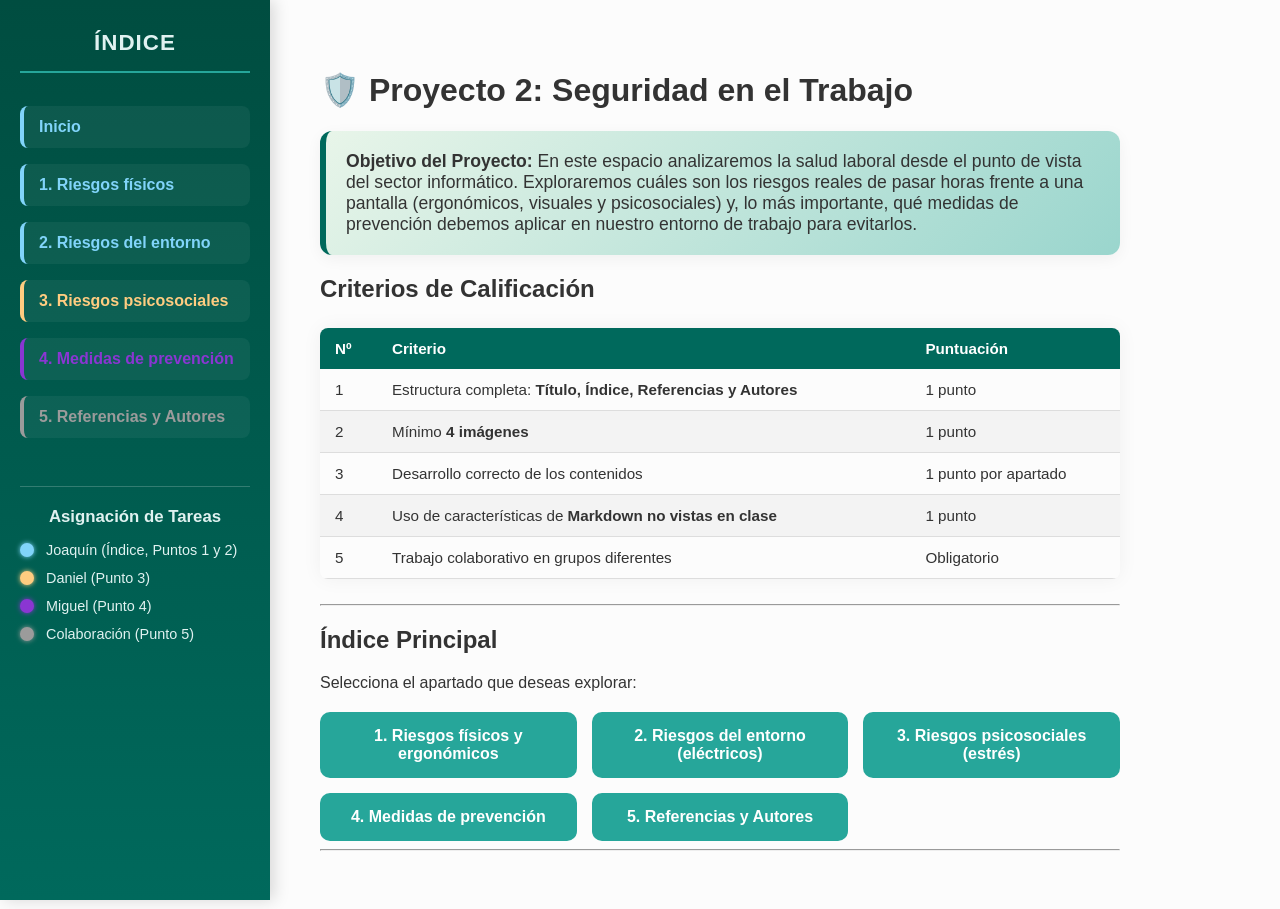
<file: index.html>
<!DOCTYPE html>
<html lang="es">
<head>
  <meta charset="UTF-8">
  <title>Seguridad en el Trabajo</title>
  <!-- Enlazamos al archivo CSS limpio -->
  <link rel="stylesheet" href="style.css">
</head>
<body>
  <nav>
    <h3>ÍNDICE</h3>
    <a href="index.html" class="autor-joaquin">Inicio</a>
    <a href="riesgos-fisicos.html" class="autor-joaquin">1. Riesgos físicos</a>
    <a href="riesgos-entorno.html" class="autor-joaquin">2. Riesgos del entorno</a>
    <a href="riesgos-psicosociales.html" class="autor-daniel">3. Riesgos psicosociales</a>
    <a href="prevencion.html" class="autor-miguel">4. Medidas de prevención</a>
    <a href="referencias-autores.html" class="autor-general">5. Referencias y Autores</a>
    
    <div class="leyenda">
      <h4>Asignación de Tareas</h4>
      <div class="autor-item">
        <div class="circulo bg-joaquin"></div>
        <span>Joaquín (Índice, Puntos 1 y 2)</span>
      </div>
      <div class="autor-item">
        <div class="circulo bg-daniel"></div>
        <span>Daniel (Punto 3)</span>
      </div>
      <div class="autor-item">
        <div class="circulo bg-miguel"></div>
        <span>Miguel (Punto 4)</span>
      </div>
      <div class="autor-item">
        <div class="circulo bg-general"></div>
        <span>Colaboración (Punto 5)</span>
      </div>
    </div>
  </nav>

  <main>
    <div>
      <div class="retraso-1">
        <h1>🛡️ Proyecto 2: Seguridad en el Trabajo</h1>
        <div class="caja-animada">
          <strong>Objetivo del Proyecto:</strong> En este espacio analizaremos la salud laboral desde el punto de vista del sector informático. Exploraremos cuáles son los riesgos reales de pasar horas frente a una pantalla (ergonómicos, visuales y psicosociales) y, lo más importante, qué medidas de prevención debemos aplicar en nuestro entorno de trabajo para evitarlos.
        </div>
      </div>

      <div class="retraso-2">
        <h2>Criterios de Calificación</h2>
        <table>
          <thead>
            <tr>
              <th>Nº</th>
              <th>Criterio</th>
              <th>Puntuación</th>
            </tr>
          </thead>
          <tbody>
            <tr>
              <td>1</td>
              <td>Estructura completa: <strong>Título, Índice, Referencias y Autores</strong></td>
              <td>1 punto</td>
            </tr>
            <tr>
              <td>2</td>
              <td>Mínimo <strong>4 imágenes</strong></td>
              <td>1 punto</td>
            </tr>
            <tr>
              <td>3</td>
              <td>Desarrollo correcto de los contenidos</td>
              <td>1 punto por apartado</td>
            </tr>
            <tr>
              <td>4</td>
              <td>Uso de características de <strong>Markdown no vistas en clase</strong></td>
              <td>1 punto</td>
            </tr>
            <tr>
              <td>5</td>
              <td>Trabajo colaborativo en grupos diferentes</td>
              <td>Obligatorio</td>
            </tr>
          </tbody>
        </table>
      </div>

      <div class="retraso-3">
        <hr>
        <h2>Índice Principal</h2>
        <p>Selecciona el apartado que deseas explorar:</p>
        <div class="grid-indice retraso-4">
          <a href="riesgos-fisicos.html" class="btn-magico">1. Riesgos físicos y ergonómicos</a>
          <a href="riesgos-entorno.html" class="btn-magico">2. Riesgos del entorno (eléctricos)</a>
          <a href="riesgos-psicosociales.html" class="btn-magico">3. Riesgos psicosociales (estrés)</a>
          <a href="prevencion.html" class="btn-magico">4. Medidas de prevención</a>
          <a href="referencias-autores.html" class="btn-magico">5. Referencias y Autores</a>
        </div>
        <hr>
      </div>
    </div>
  </main>
</body>
</html>
</file>
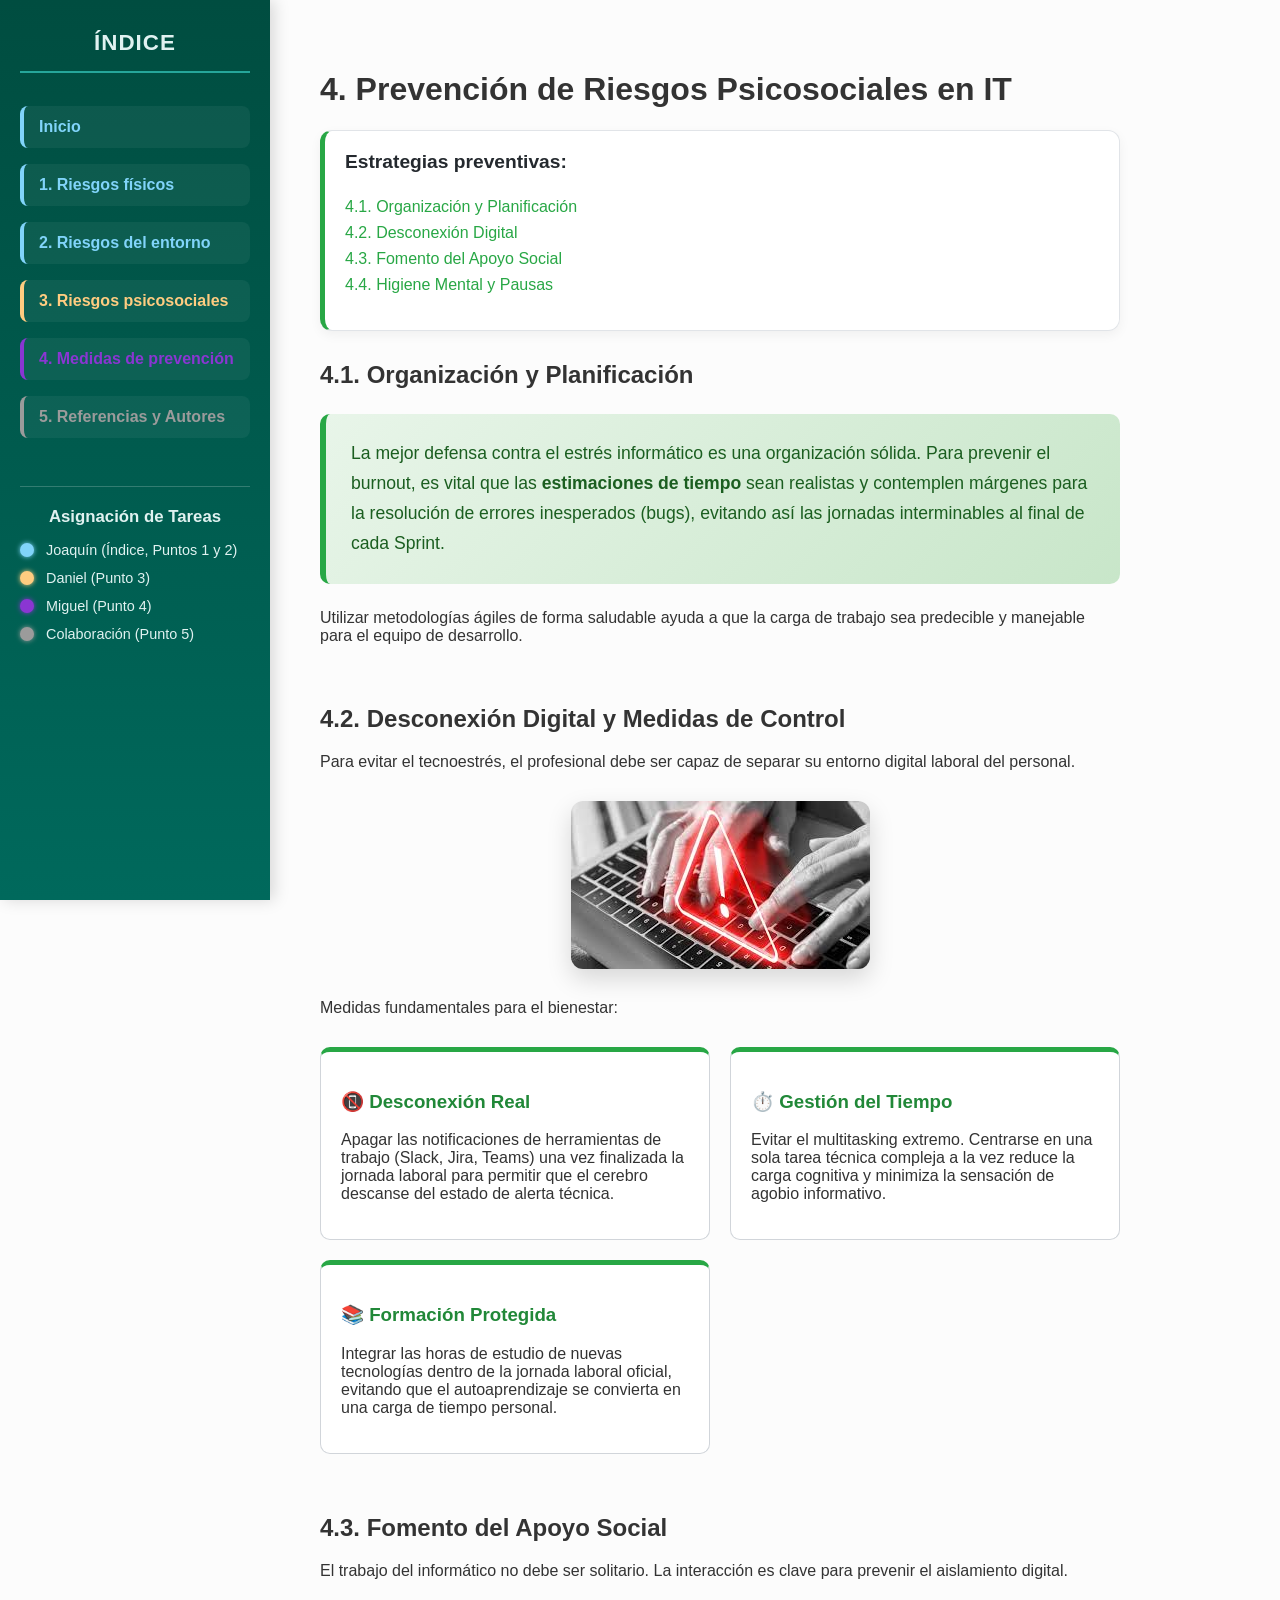
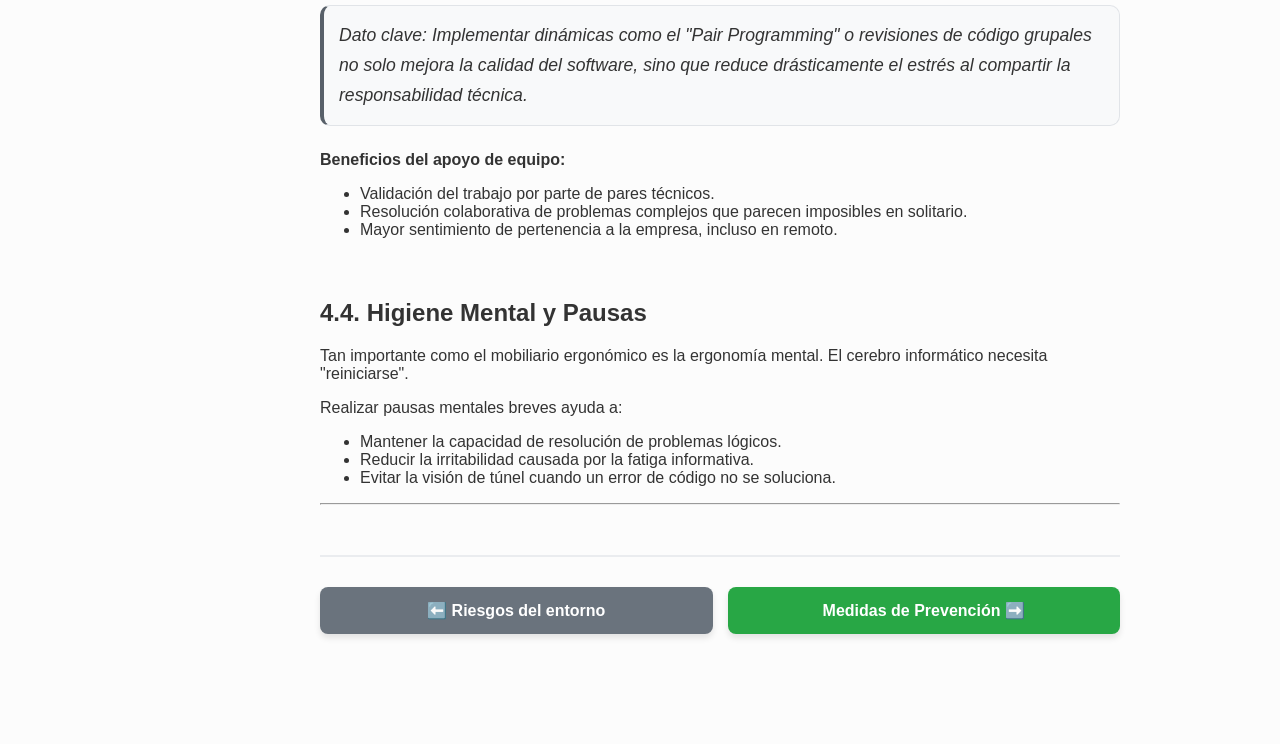
<file: prs.html>
<!DOCTYPE html>
<html lang="es">
<head>
  <meta charset="UTF-8">
  <title>Prevención de Riesgos Psicosociales</title>
  <!-- Enlazamos al archivo CSS único del repositorio de Seguridad -->
  <link rel="stylesheet" href="style.css">
</head>
<body>
  <!-- Menú lateral común del repositorio de Seguridad -->
  <nav>
    <h3>ÍNDICE</h3>
    <a href="index.html" class="autor-joaquin">Inicio</a>
    <a href="riesgos-fisicos.html" class="autor-joaquin">1. Riesgos físicos</a>
    <a href="riesgos-entorno.html" class="autor-joaquin">2. Riesgos del entorno</a>
    <a href="riesgos-psicosociales.html" class="autor-daniel">3. Riesgos psicosociales</a>
    <a href="prevencion.html" class="autor-miguel">4. Medidas de prevención</a>
    <a href="referencias-autores.html" class="autor-general">5. Referencias y Autores</a>
    
    <div class="leyenda">
      <h4>Asignación de Tareas</h4>
      <div class="autor-item">
        <div class="circulo bg-joaquin"></div>
        <span>Joaquín (Índice, Puntos 1 y 2)</span>
      </div>
      <div class="autor-item">
        <div class="circulo bg-daniel"></div>
        <span>Daniel (Punto 3)</span>
      </div>
      <div class="autor-item">
        <div class="circulo bg-miguel"></div>
        <span>Miguel (Punto 4)</span>
      </div>
      <div class="autor-item">
        <div class="circulo bg-general"></div>
        <span>Colaboración (Punto 5)</span>
      </div>
    </div>
  </nav>

  <main>
    <div>
      <div class="retraso-1">
        <h1>4. Prevención de Riesgos Psicosociales en IT</h1>

        <div class="mini-indice" style="border-left-color: #28a745;">
          <h4>Estrategias preventivas:</h4>
          <ul>
            <li><a href="#organizacion" style="color: #28a745;">4.1. Organización y Planificación</a></li>
            <li><a href="#desconexion" style="color: #28a745;">4.2. Desconexión Digital</a></li>
            <li><a href="#apoyo-social" style="color: #28a745;">4.3. Fomento del Apoyo Social</a></li>
            <li><a href="#pausas-mentales" style="color: #28a745;">4.4. Higiene Mental y Pausas</a></li>
          </ul>
        </div>

        <div id="organizacion" class="seccion-contenido">
          <h2>4.1. Organización y Planificación</h2>

          <!-- Usamos la caja global pero aplicamos el degradado verde -->
          <div class="caja-azul" style="background: linear-gradient(135deg, #e8f5e9 0%, #c8e6c9 100%); border-left-color: #28a745; color: #1b5e20;">
            La mejor defensa contra el estrés informático es una organización sólida. Para prevenir el burnout, es vital que las <strong>estimaciones de tiempo</strong> sean realistas y contemplen márgenes para la resolución de errores inesperados (bugs), evitando así las jornadas interminables al final de cada Sprint.
          </div>

          <p>Utilizar metodologías ágiles de forma saludable ayuda a que la carga de trabajo sea predecible y manejable para el equipo de desarrollo.</p>
        </div>
      </div>

      <div id="desconexion" class="retraso-2 seccion-contenido">
        <h2>4.2. Desconexión Digital y Medidas de Control</h2>
        <p>Para evitar el tecnoestrés, el profesional debe ser capaz de separar su entorno digital laboral del personal.</p>

        <img src="prevencion.jpeg" class="img-estilo" alt="Imagen representativa de prevención y seguridad digital">

        <p>Medidas fundamentales para el bienestar:</p>

        <div class="grid-detalles">
          <div class="tarjeta-detalle" style="border-top-color: #28a745;">
            <h3 style="color: #218838;">📵 Desconexión Real</h3>
            <p>Apagar las notificaciones de herramientas de trabajo (Slack, Jira, Teams) una vez finalizada la jornada laboral para permitir que el cerebro descanse del estado de alerta técnica.</p>
          </div>

          <div class="tarjeta-detalle" style="border-top-color: #28a745;">
            <h3 style="color: #218838;">⏱️ Gestión del Tiempo</h3>
            <p>Evitar el multitasking extremo. Centrarse en una sola tarea técnica compleja a la vez reduce la carga cognitiva y minimiza la sensación de agobio informativo.</p>
          </div>

          <div class="tarjeta-detalle" style="border-top-color: #28a745;">
            <h3 style="color: #218838;">📚 Formación Protegida</h3>
            <p>Integrar las horas de estudio de nuevas tecnologías dentro de la jornada laboral oficial, evitando que el autoaprendizaje se convierta en una carga de tiempo personal.</p>
          </div>
        </div>
      </div>

      <div id="apoyo-social" class="retraso-3 seccion-contenido">
        <h2>4.3. Fomento del Apoyo Social</h2>
        <p>El trabajo del informático no debe ser solitario. La interacción es clave para prevenir el aislamiento digital.</p>

        <!-- Caja destacada adaptada a gris/itálica -->
        <div class="caja-azul" style="background-color: #f8f9fa; background-image: none; border: 1px solid #e1e4e8; border-left: 4px solid #586069; color: #333; padding: 15px; font-style: italic;">
          Dato clave: Implementar dinámicas como el "Pair Programming" o revisiones de código grupales no solo mejora la calidad del software, sino que reduce drásticamente el estrés al compartir la responsabilidad técnica.
        </div>

        <p><strong>Beneficios del apoyo de equipo:</strong></p>
        <ul>
          <li>Validación del trabajo por parte de pares técnicos.</li>
          <li>Resolución colaborativa de problemas complejos que parecen imposibles en solitario.</li>
          <li>Mayor sentimiento de pertenencia a la empresa, incluso en remoto.</li>
        </ul>
      </div>

      <div id="pausas-mentales" class="retraso-4 seccion-contenido">
        <h2>4.4. Higiene Mental y Pausas</h2>
        <p>Tan importante como el mobiliario ergonómico es la ergonomía mental. El cerebro informático necesita "reiniciarse".</p>

        <p>Realizar pausas mentales breves ayuda a:</p>
        <ul>
          <li>Mantener la capacidad de resolución de problemas lógicos.</li>
          <li>Reducir la irritabilidad causada por la fatiga informativa.</li>
          <li>Evitar la visión de túnel cuando un error de código no se soluciona.</li>
        </ul>

        <hr>

        <div class="nav-botones">
          <!-- Modificado para enlazar a los riesgos del entorno, por lógica de secciones -->
          <a href="riesgos-entorno.html" class="btn-nav volver" style="background-color: #6a737d;">⬅️ Riesgos del entorno</a>
          <a href="prevencion.html" class="btn-nav siguiente" style="background-color: #28a745;">Medidas de Prevención ➡️</a>
        </div>
      </div>
    </div>
  </main>
</body>
</html>
</file>
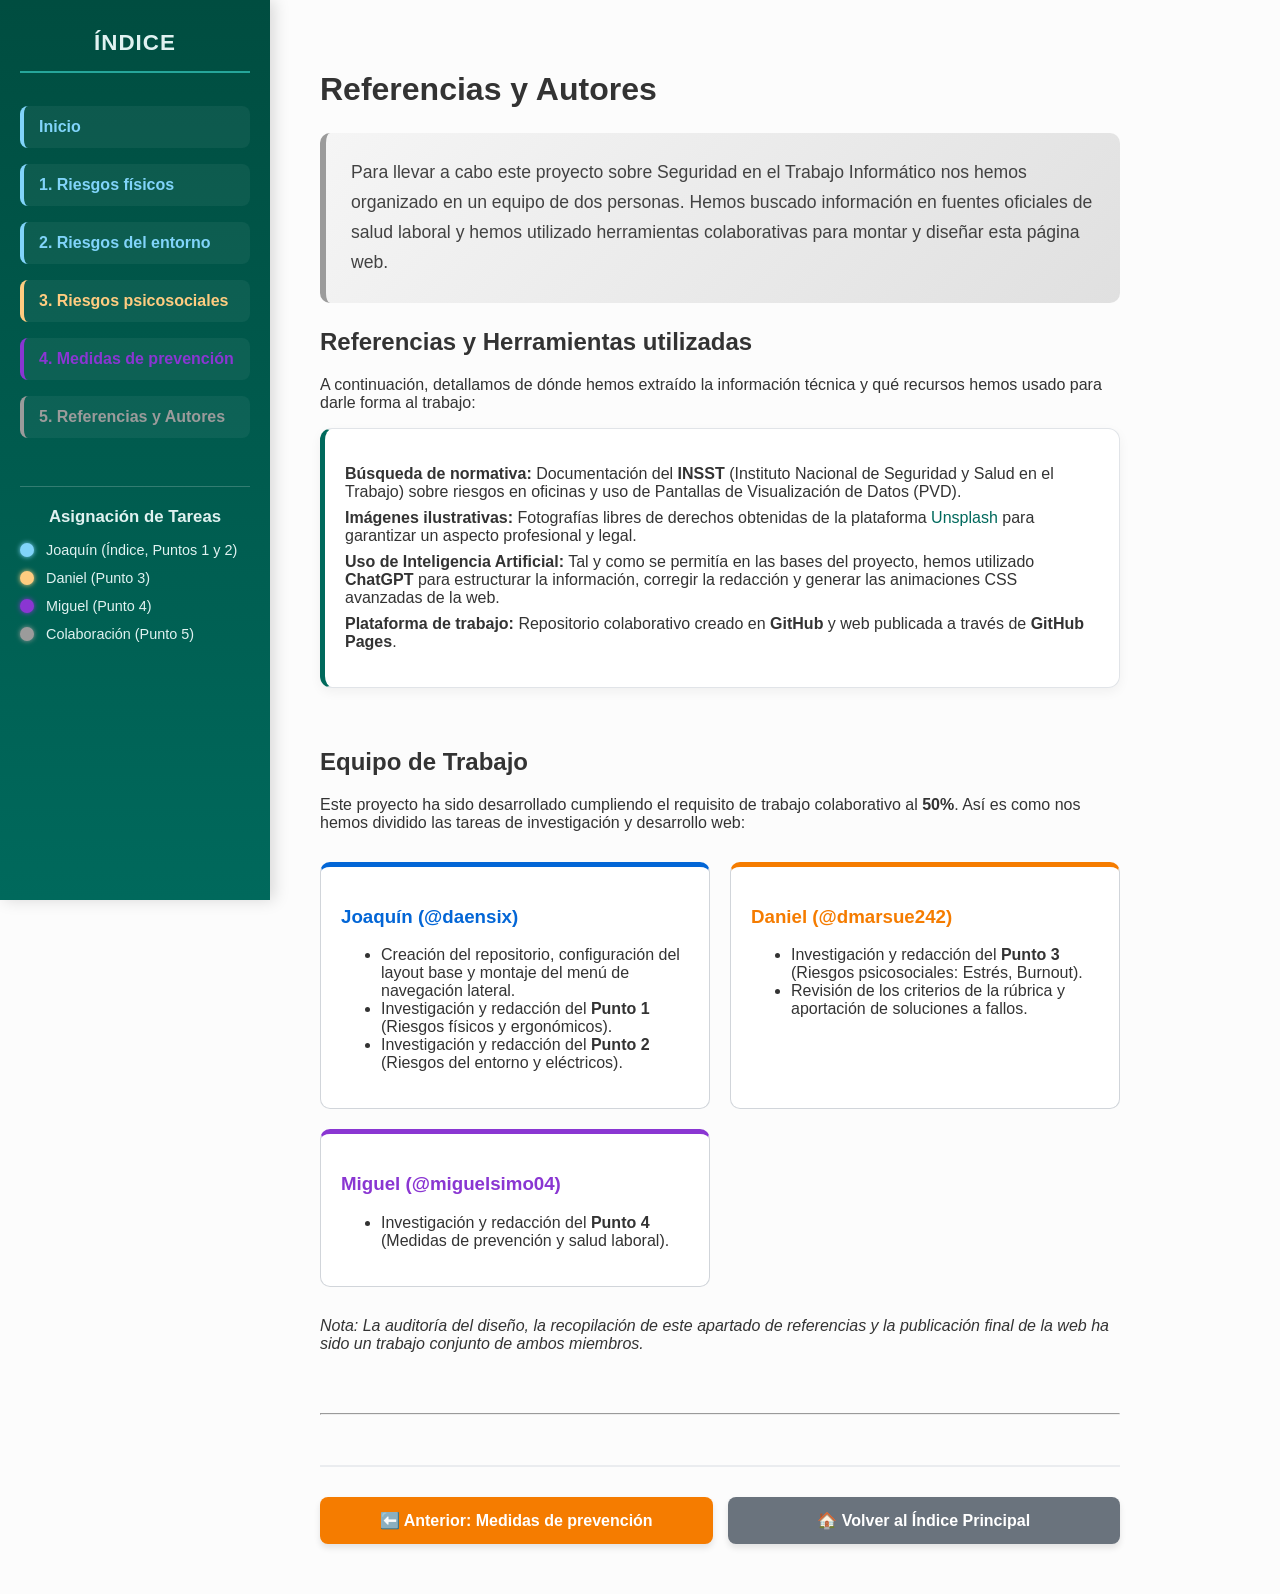
<file: referencias-autores.html>
<!DOCTYPE html>
<html lang="es">
<head>
  <meta charset="UTF-8">
  <title>Referencias y Autores</title>
  <!-- Enlazamos al archivo CSS único del repositorio de Seguridad -->
  <link rel="stylesheet" href="style.css">
</head>
<body>
  <!-- Menú lateral común del repositorio de Seguridad -->
  <nav>
    <h3>ÍNDICE</h3>
    <a href="index.html" class="autor-joaquin">Inicio</a>
    <a href="riesgos-fisicos.html" class="autor-joaquin">1. Riesgos físicos</a>
    <a href="riesgos-entorno.html" class="autor-joaquin">2. Riesgos del entorno</a>
    <a href="riesgos-psicosociales.html" class="autor-daniel">3. Riesgos psicosociales</a>
    <a href="prevencion.html" class="autor-miguel">4. Medidas de prevención</a>
    <a href="referencias-autores.html" class="autor-general">5. Referencias y Autores</a>
    
    <div class="leyenda">
      <h4>Asignación de Tareas</h4>
      <div class="autor-item">
        <div class="circulo bg-joaquin"></div>
        <span>Joaquín (Índice, Puntos 1 y 2)</span>
      </div>
      <div class="autor-item">
        <div class="circulo bg-daniel"></div>
        <span>Daniel (Punto 3)</span>
      </div>
      <div class="autor-item">
        <div class="circulo bg-miguel"></div>
        <span>Miguel (Punto 4)</span>
      </div>
      <div class="autor-item">
        <div class="circulo bg-general"></div>
        <span>Colaboración (Punto 5)</span>
      </div>
    </div>
  </nav>

  <main>
    <div>
      <div class="retraso-1">
        <h1>Referencias y Autores</h1>
        
        <!-- Usamos la caja global pero aplicamos el degradado gris en línea -->
        <div class="caja-azul" style="background: linear-gradient(135deg, #f5f5f5 0%, #e0e0e0 100%); border-left-color: #9b9b9b; color: #424242;">
          Para llevar a cabo este proyecto sobre Seguridad en el Trabajo Informático nos hemos organizado en un equipo de dos personas. Hemos buscado información en fuentes oficiales de salud laboral y hemos utilizado herramientas colaborativas para montar y diseñar esta página web.
        </div>
      </div>

      <div class="retraso-2 seccion-contenido">
        <h2>Referencias y Herramientas utilizadas</h2>
        <p>A continuación, detallamos de dónde hemos extraído la información técnica y qué recursos hemos usado para darle forma al trabajo:</p>
        
        <div class="mini-indice" style="border-left-color: #00695c;">
          <ul>
            <li><strong>Búsqueda de normativa:</strong> Documentación del <strong>INSST</strong> (Instituto Nacional de Seguridad y Salud en el Trabajo) sobre riesgos en oficinas y uso de Pantallas de Visualización de Datos (PVD).</li>
            <li><strong>Imágenes ilustrativas:</strong> Fotografías libres de derechos obtenidas de la plataforma <a href="https://unsplash.com/" style="color: #00695c;">Unsplash</a> para garantizar un aspecto profesional y legal.</li>
            <li><strong>Uso de Inteligencia Artificial:</strong> Tal y como se permitía en las bases del proyecto, hemos utilizado <strong>ChatGPT</strong> para estructurar la información, corregir la redacción y generar las animaciones CSS avanzadas de la web.</li>
            <li><strong>Plataforma de trabajo:</strong> Repositorio colaborativo creado en <strong>GitHub</strong> y web publicada a través de <strong>GitHub Pages</strong>.</li>
          </ul>
        </div>
      </div>

      <div class="retraso-3 seccion-contenido">
        <h2>Equipo de Trabajo</h2>
        <p>Este proyecto ha sido desarrollado cumpliendo el requisito de trabajo colaborativo al <strong>50%</strong>. Así es como nos hemos dividido las tareas de investigación y desarrollo web:</p>

        <div class="grid-detalles">
          
          <div class="tarjeta-detalle" style="border-top-color: #0366d6;">
            <h3 style="color: #0366d6;">Joaquín (@daensix)</h3>
            <ul>
              <li>Creación del repositorio, configuración del layout base y montaje del menú de navegación lateral.</li>
              <li>Investigación y redacción del <strong>Punto 1</strong> (Riesgos físicos y ergonómicos).</li>
              <li>Investigación y redacción del <strong>Punto 2</strong> (Riesgos del entorno y eléctricos).</li>
            </ul>
          </div>

          <div class="tarjeta-detalle" style="border-top-color: #f57c00;">
            <h3 style="color: #f57c00;">Daniel (@dmarsue242)</h3>
            <ul>
              <li>Investigación y redacción del <strong>Punto 3</strong> (Riesgos psicosociales: Estrés, Burnout).</li>
              <li>Revisión de los criterios de la rúbrica y aportación de soluciones a fallos.</li>
            </ul>
          </div>

          <div class="tarjeta-detalle" style="border-top-color: #8a36d2;">
            <h3 style="color: #8a36d2;">Miguel (@miguelsimo04)</h3>
            <ul>
              <li>Investigación y redacción del <strong>Punto 4</strong> (Medidas de prevención y salud laboral).</li>
            </ul>
          </div>

        </div>

        <p><em>Nota: La auditoría del diseño, la recopilación de este apartado de referencias y la publicación final de la web ha sido un trabajo conjunto de ambos miembros.</em></p>
      </div>

      <div class="retraso-4">
        <hr>
        <div class="nav-botones">
          <!-- Aplicamos el color naranja al botón anterior -->
          <a href="prevencion.html" class="btn-nav anterior" style="background-color: #f57c00;">⬅️ Anterior: Medidas de prevención</a>
          <a href="index.html" class="btn-nav volver" style="background-color: #6a737d;">🏠 Volver al Índice Principal</a>
        </div>
      </div>

    </div>
  </main>
</body>
</html>
</file>
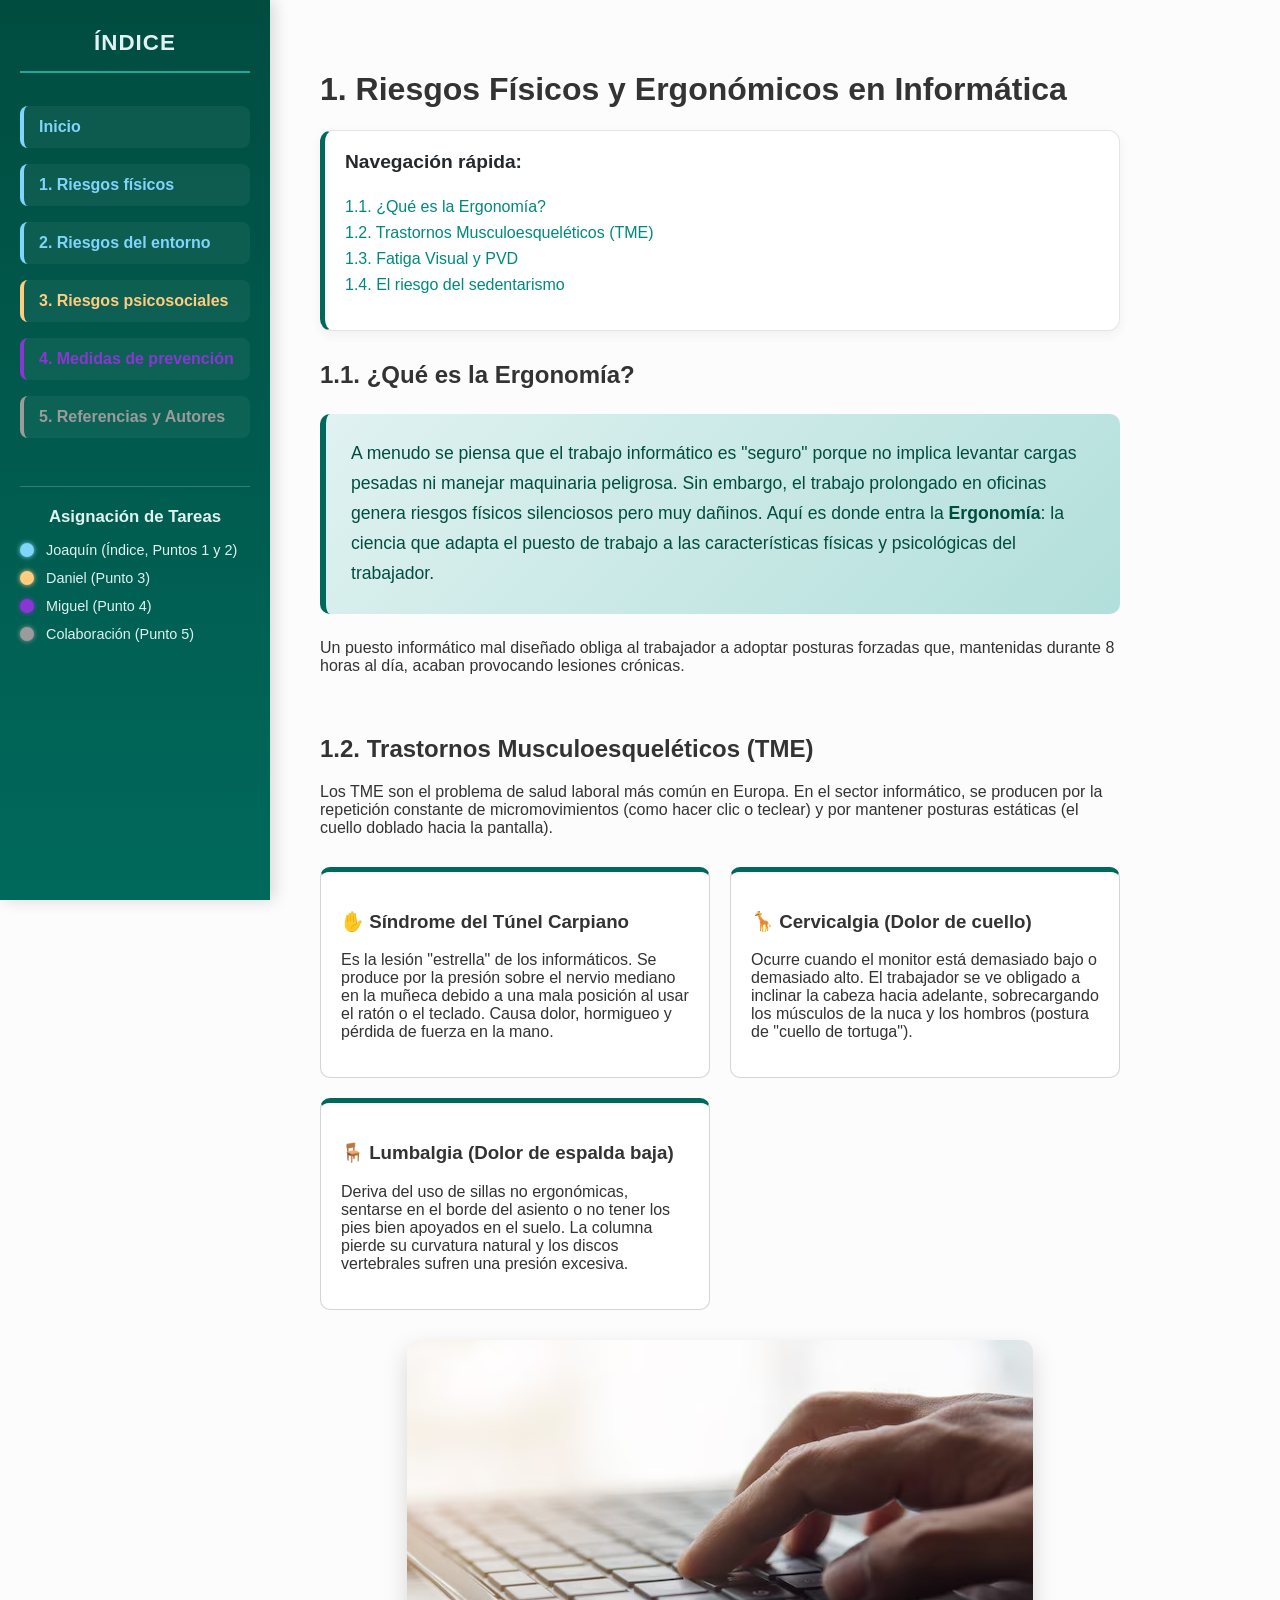
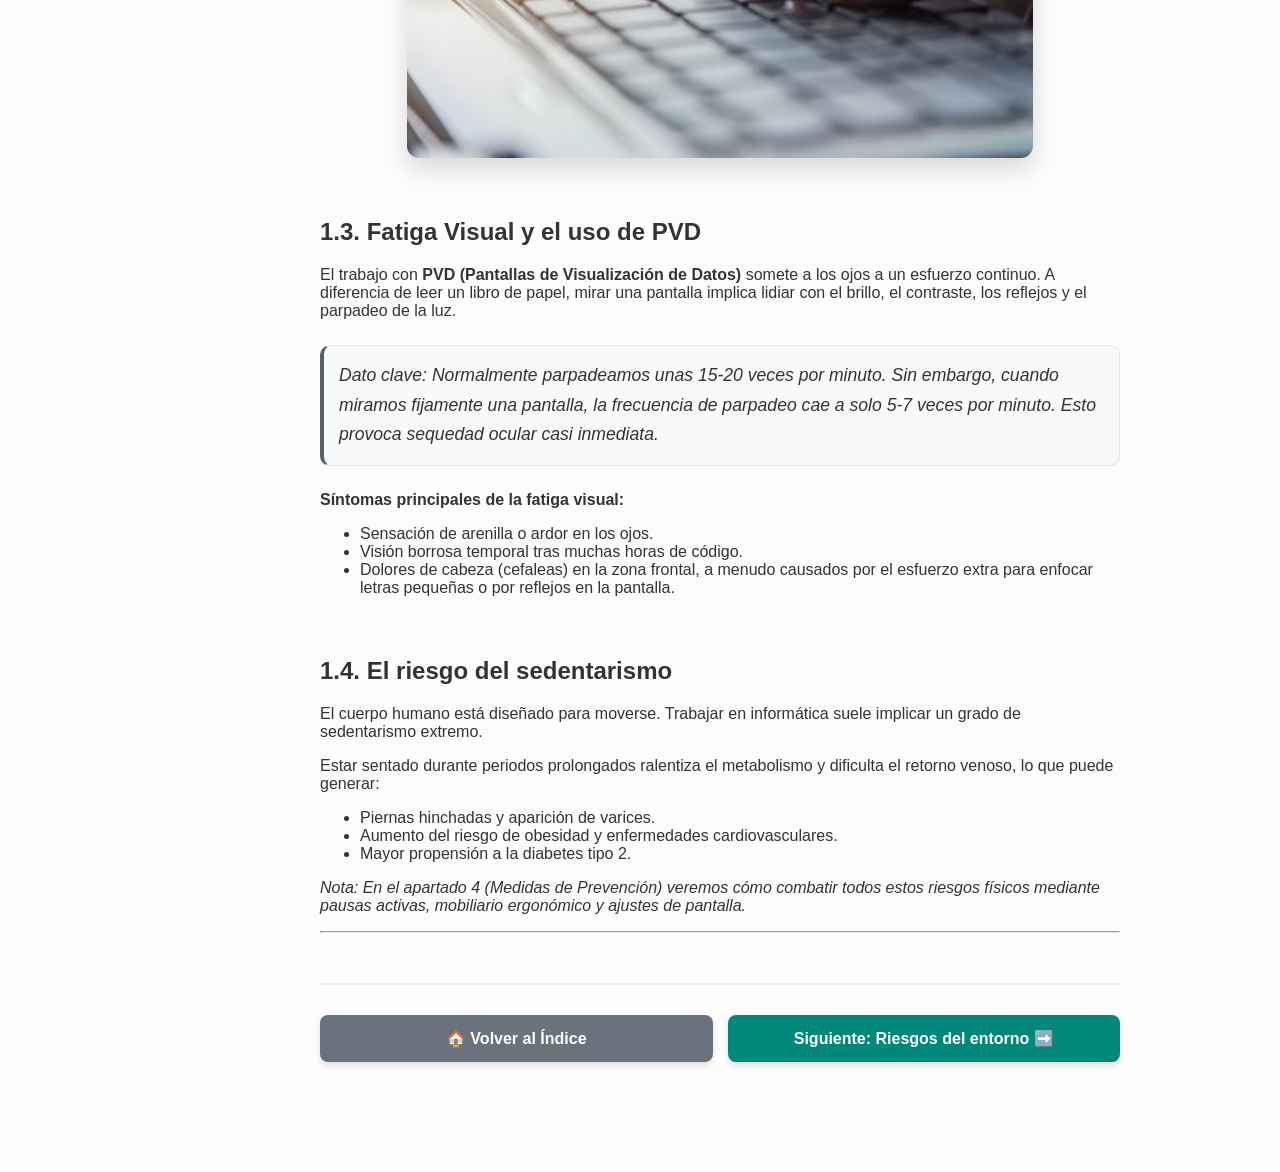
<file: riesgos-fisicos.html>
<!DOCTYPE html>
<html lang="es">
<head>
  <meta charset="UTF-8">
  <title>Riesgos Físicos y Ergonómicos</title>
  <!-- Enlazamos al archivo CSS único del repositorio de Seguridad -->
  <link rel="stylesheet" href="style.css">
</head>
<body>
  <!-- Menú lateral común del repositorio de Seguridad -->
  <nav>
    <h3>ÍNDICE</h3>
    <a href="index.html" class="autor-joaquin">Inicio</a>
    <a href="riesgos-fisicos.html" class="autor-joaquin">1. Riesgos físicos</a>
    <a href="riesgos-entorno.html" class="autor-joaquin">2. Riesgos del entorno</a>
    <a href="riesgos-psicosociales.html" class="autor-daniel">3. Riesgos psicosociales</a>
    <a href="prevencion.html" class="autor-miguel">4. Medidas de prevención</a>
    <a href="referencias-autores.html" class="autor-general">5. Referencias y Autores</a>
    
    <div class="leyenda">
      <h4>Asignación de Tareas</h4>
      <div class="autor-item">
        <div class="circulo bg-joaquin"></div>
        <span>Joaquín (Índice, Puntos 1 y 2)</span>
      </div>
      <div class="autor-item">
        <div class="circulo bg-daniel"></div>
        <span>Daniel (Punto 3)</span>
      </div>
      <div class="autor-item">
        <div class="circulo bg-miguel"></div>
        <span>Miguel (Punto 4)</span>
      </div>
      <div class="autor-item">
        <div class="circulo bg-general"></div>
        <span>Colaboración (Punto 5)</span>
      </div>
    </div>
  </nav>

  <main>
    <div>
      <div class="retraso-1">
        <h1>1. Riesgos Físicos y Ergonómicos en Informática</h1>

        <div class="mini-indice">
          <h4>Navegación rápida:</h4>
          <ul>
            <li><a href="#introduccion">1.1. ¿Qué es la Ergonomía?</a></li>
            <li><a href="#tme">1.2. Trastornos Musculoesqueléticos (TME)</a></li>
            <li><a href="#visual">1.3. Fatiga Visual y PVD</a></li>
            <li><a href="#sedentarismo">1.4. El riesgo del sedentarismo</a></li>
          </ul>
        </div>

        <div id="introduccion" class="seccion-contenido">
          <h2>1.1. ¿Qué es la Ergonomía?</h2>
          <div class="caja-azul">
            A menudo se piensa que el trabajo informático es "seguro" porque no implica levantar cargas pesadas ni manejar maquinaria peligrosa. Sin embargo, el trabajo prolongado en oficinas genera riesgos físicos silenciosos pero muy dañinos. Aquí es donde entra la <strong>Ergonomía</strong>: la ciencia que adapta el puesto de trabajo a las características físicas y psicológicas del trabajador.
          </div>
          <p>Un puesto informático mal diseñado obliga al trabajador a adoptar posturas forzadas que, mantenidas durante 8 horas al día, acaban provocando lesiones crónicas.</p>
        </div>
      </div>

      <div id="tme" class="retraso-2 seccion-contenido">
        <h2>1.2. Trastornos Musculoesqueléticos (TME)</h2>
        <p>Los TME son el problema de salud laboral más común en Europa. En el sector informático, se producen por la repetición constante de micromovimientos (como hacer clic o teclear) y por mantener posturas estáticas (el cuello doblado hacia la pantalla).</p>
        
        <div class="grid-detalles">
          <div class="tarjeta-detalle">
            <h3>✋ Síndrome del Túnel Carpiano</h3>
            <p>Es la lesión "estrella" de los informáticos. Se produce por la presión sobre el nervio mediano en la muñeca debido a una mala posición al usar el ratón o el teclado. Causa dolor, hormigueo y pérdida de fuerza en la mano.</p>
          </div>

          <div class="tarjeta-detalle">
            <h3>🦒 Cervicalgia (Dolor de cuello)</h3>
            <p>Ocurre cuando el monitor está demasiado bajo o demasiado alto. El trabajador se ve obligado a inclinar la cabeza hacia adelante, sobrecargando los músculos de la nuca y los hombros (postura de "cuello de tortuga").</p>
          </div>

          <div class="tarjeta-detalle">
            <h3>🪑 Lumbalgia (Dolor de espalda baja)</h3>
            <p>Deriva del uso de sillas no ergonómicas, sentarse en el borde del asiento o no tener los pies bien apoyados en el suelo. La columna pierde su curvatura natural y los discos vertebrales sufren una presión excesiva.</p>
          </div>
        </div>

        <img src="tecleo.jpg" class="img-estilo" alt="Primer plano de manos tecleando">
      </div>

      <div id="visual" class="retraso-3 seccion-contenido">
        <h2>1.3. Fatiga Visual y el uso de PVD</h2>
        <p>El trabajo con <strong>PVD (Pantallas de Visualización de Datos)</strong> somete a los ojos a un esfuerzo continuo. A diferencia de leer un libro de papel, mirar una pantalla implica lidiar con el brillo, el contraste, los reflejos y el parpadeo de la luz.</p>

        <div class="caja-azul" style="background-color: #f8f9fa; background-image: none; border: 1px solid #e1e4e8; border-left: 4px solid #586069; color: #333; padding: 15px; font-style: italic;">
          Dato clave: Normalmente parpadeamos unas 15-20 veces por minuto. Sin embargo, cuando miramos fijamente una pantalla, la frecuencia de parpadeo cae a solo 5-7 veces por minuto. Esto provoca sequedad ocular casi inmediata.
        </div>

        <p><strong>Síntomas principales de la fatiga visual:</strong></p>
        <ul>
          <li>Sensación de arenilla o ardor en los ojos.</li>
          <li>Visión borrosa temporal tras muchas horas de código.</li>
          <li>Dolores de cabeza (cefaleas) en la zona frontal, a menudo causados por el esfuerzo extra para enfocar letras pequeñas o por reflejos en la pantalla.</li>
        </ul>
      </div>

      <div id="sedentarismo" class="retraso-4 seccion-contenido">
        <h2>1.4. El riesgo del sedentarismo</h2>
        <p>El cuerpo humano está diseñado para moverse. Trabajar en informática suele implicar un grado de sedentarismo extremo.</p>
        <p>Estar sentado durante periodos prolongados ralentiza el metabolismo y dificulta el retorno venoso, lo que puede generar:</p>
        <ul>
          <li>Piernas hinchadas y aparición de varices.</li>
          <li>Aumento del riesgo de obesidad y enfermedades cardiovasculares.</li>
          <li>Mayor propensión a la diabetes tipo 2.</li>
        </ul>

        <p><em>Nota: En el apartado 4 (Medidas de Prevención) veremos cómo combatir todos estos riesgos físicos mediante pausas activas, mobiliario ergonómico y ajustes de pantalla.</em></p>

        <hr>

        <div class="nav-botones">
          <a href="index.html" class="btn-nav volver">🏠 Volver al Índice</a>
          <a href="riesgos-entorno.html" class="btn-nav siguiente">Siguiente: Riesgos del entorno ➡️</a>
        </div>
      </div>
    </div>
  </main>
</body>
</html>
</file>
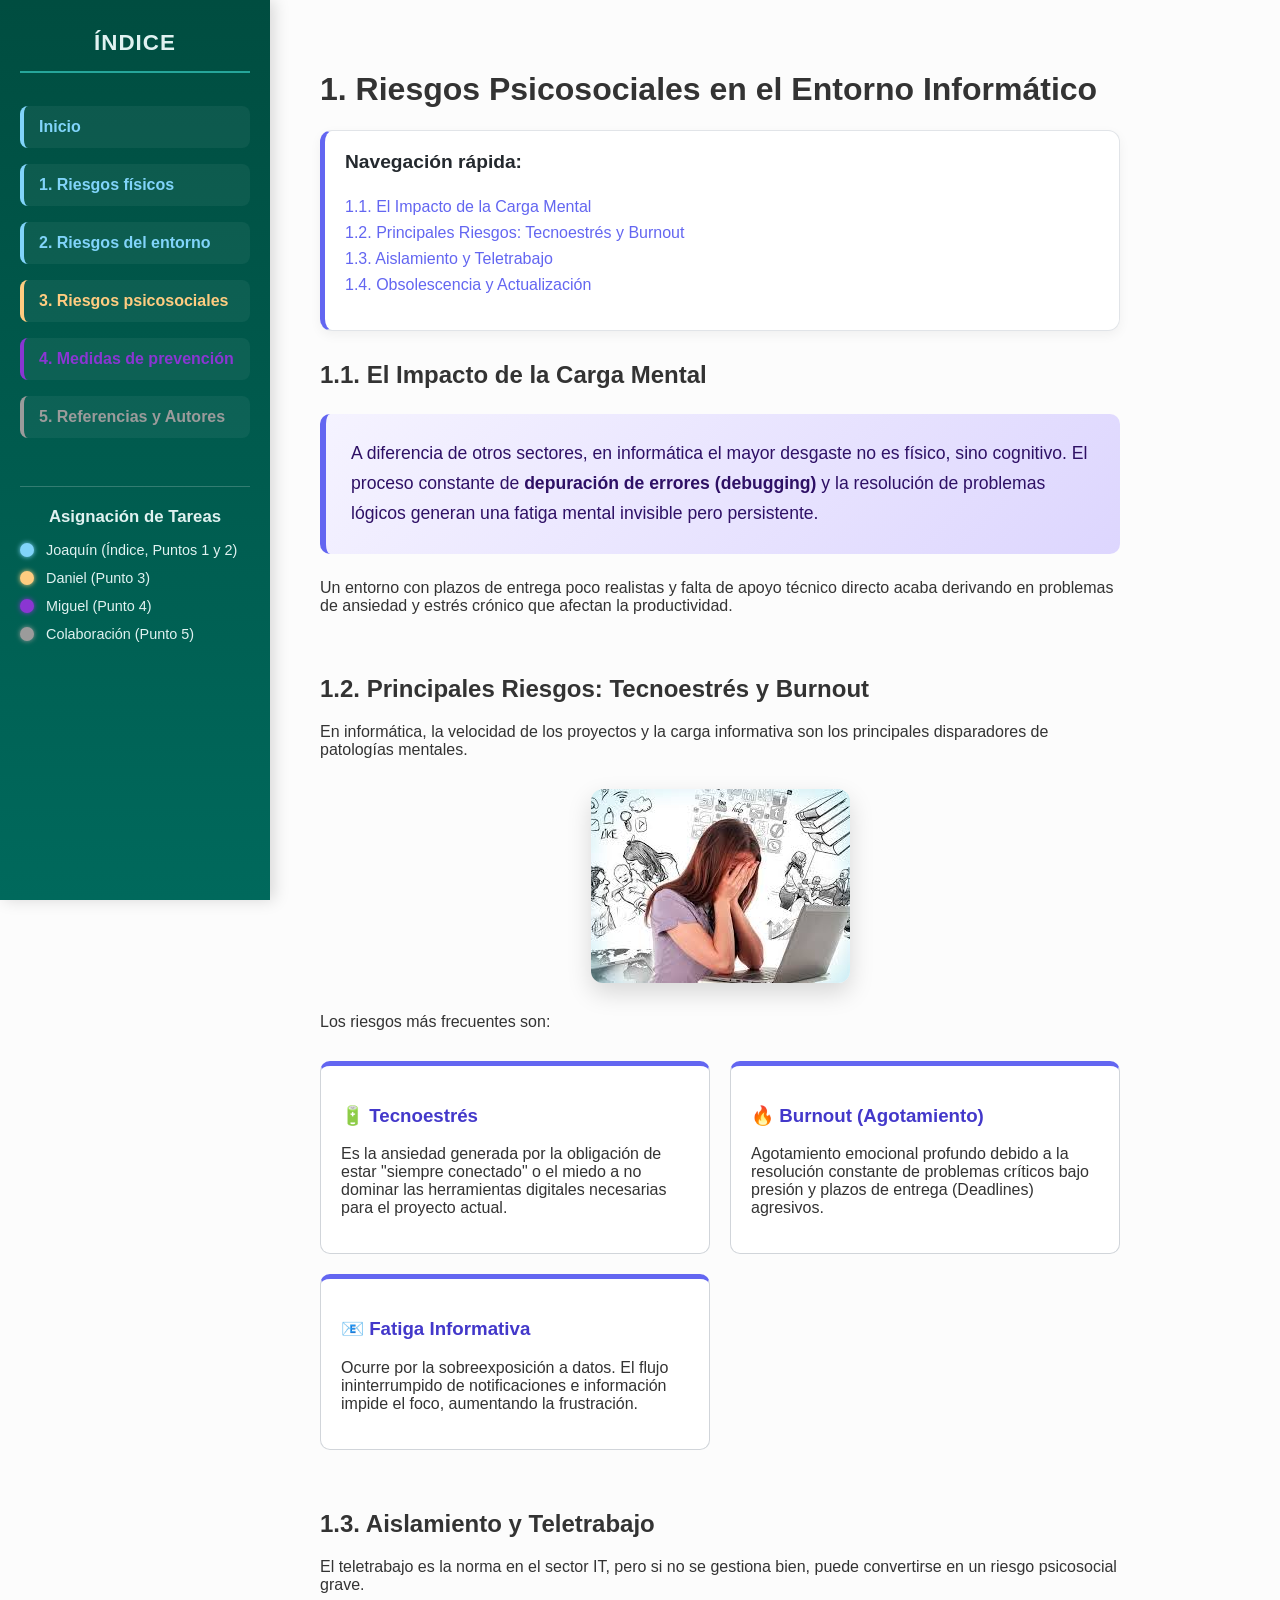
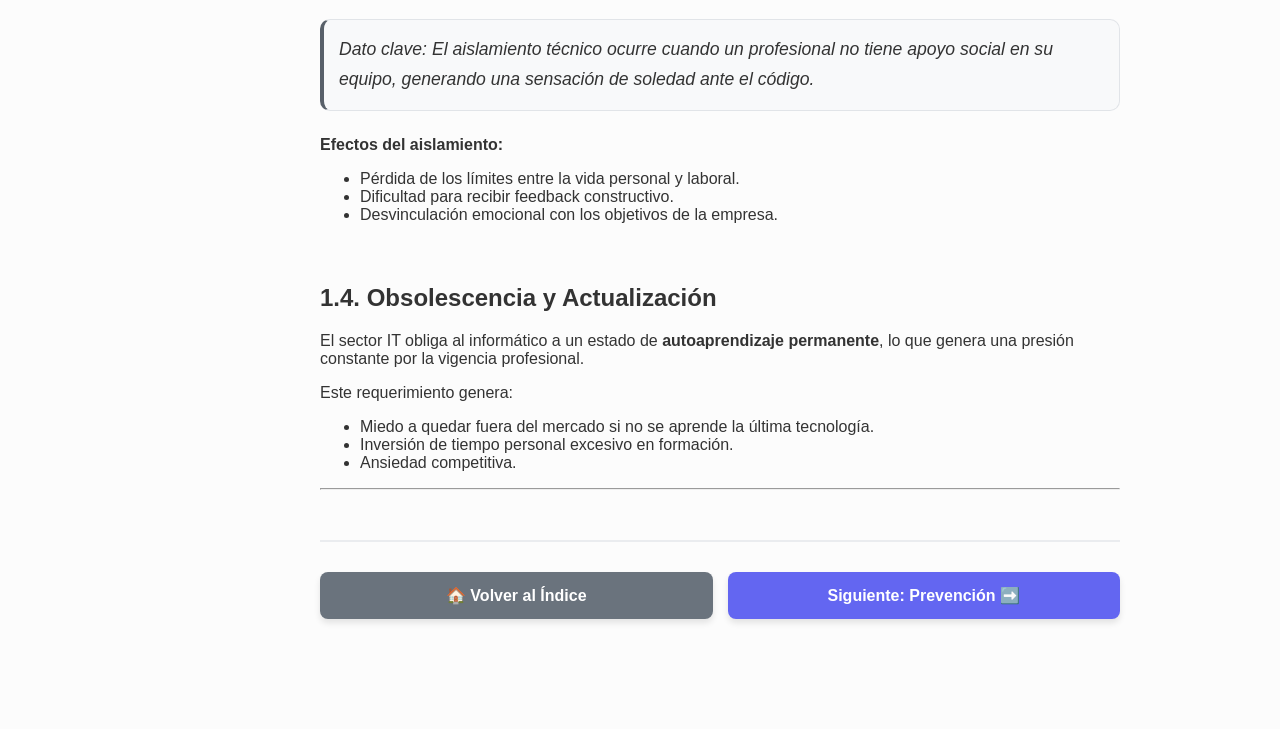
<file: riesgos-psicosociales.html>
<!DOCTYPE html>
<html lang="es">
<head>
  <meta charset="UTF-8">
  <title>Riesgos Psicosociales en Informática</title>
  <link rel="stylesheet" href="style.css">
</head>
<body>
  <!-- Menú lateral común del repositorio de Seguridad -->
  <nav>
    <h3>ÍNDICE</h3>
    <a href="index.html" class="autor-joaquin">Inicio</a>
    <a href="riesgos-fisicos.html" class="autor-joaquin">1. Riesgos físicos</a>
    <a href="riesgos-entorno.html" class="autor-joaquin">2. Riesgos del entorno</a>
    <a href="riesgos-psicosociales.html" class="autor-daniel">3. Riesgos psicosociales</a>
    <a href="prevencion.html" class="autor-miguel">4. Medidas de prevención</a>
    <a href="referencias-autores.html" class="autor-general">5. Referencias y Autores</a>
    
    <div class="leyenda">
      <h4>Asignación de Tareas</h4>
      <div class="autor-item">
        <div class="circulo bg-joaquin"></div>
        <span>Joaquín (Índice, Puntos 1 y 2)</span>
      </div>
      <div class="autor-item">
        <div class="circulo bg-daniel"></div>
        <span>Daniel (Punto 3)</span>
      </div>
      <div class="autor-item">
        <div class="circulo bg-miguel"></div>
        <span>Miguel (Punto 4)</span>
      </div>
      <div class="autor-item">
        <div class="circulo bg-general"></div>
        <span>Colaboración (Punto 5)</span>
      </div>
    </div>
  </nav>

  <main>
    <div>
      <div class="retraso-1">
        <h1>1. Riesgos Psicosociales en el Entorno Informático</h1>

        <div class="mini-indice" style="border-left-color: #6366f1;">
          <h4>Navegación rápida:</h4>
          <ul>
            <li><a href="#introduccion" style="color: #6366f1;">1.1. El Impacto de la Carga Mental</a></li>
            <li><a href="#riesgos-clave" style="color: #6366f1;">1.2. Principales Riesgos: Tecnoestrés y Burnout</a></li>
            <li><a href="#aislamiento" style="color: #6366f1;">1.3. Aislamiento y Teletrabajo</a></li>
            <li><a href="#obsolescencia" style="color: #6366f1;">1.4. Obsolescencia y Actualización</a></li>
          </ul>
        </div>

        <div id="introduccion" class="seccion-contenido">
          <h2>1.1. El Impacto de la Carga Mental</h2>
          <div class="caja-azul" style="background: linear-gradient(135deg, #f5f3ff 0%, #ddd6fe 100%); border-left-color: #6366f1; color: #2e1065;">
            A diferencia de otros sectores, en informática el mayor desgaste no es físico, sino cognitivo. El proceso constante de <strong>depuración de errores (debugging)</strong> y la resolución de problemas lógicos generan una fatiga mental invisible pero persistente.
          </div>
          <p>Un entorno con plazos de entrega poco realistas y falta de apoyo técnico directo acaba derivando en problemas de ansiedad y estrés crónico que afectan la productividad.</p>
        </div>
      </div>

      <div id="riesgos-clave" class="retraso-2 seccion-contenido">
        <h2>1.2. Principales Riesgos: Tecnoestrés y Burnout</h2>
        <p>En informática, la velocidad de los proyectos y la carga informativa son los principales disparadores de patologías mentales.</p>

        <img src="riesgo.jpeg" class="img-estilo" alt="Imagen representativa de riesgo psicosocial y estrés">

        <p>Los riesgos más frecuentes son:</p>

        <div class="grid-detalles">
          <div class="tarjeta-detalle" style="border-top-color: #6366f1;">
            <h3 style="color: #4338ca;">🔋 Tecnoestrés</h3>
            <p>Es la ansiedad generada por la obligación de estar "siempre conectado" o el miedo a no dominar las herramientas digitales necesarias para el proyecto actual.</p>
          </div>

          <div class="tarjeta-detalle" style="border-top-color: #6366f1;">
            <h3 style="color: #4338ca;">🔥 Burnout (Agotamiento)</h3>
            <p>Agotamiento emocional profundo debido a la resolución constante de problemas críticos bajo presión y plazos de entrega (Deadlines) agresivos.</p>
          </div>

          <div class="tarjeta-detalle" style="border-top-color: #6366f1;">
            <h3 style="color: #4338ca;">📧 Fatiga Informativa</h3>
            <p>Ocurre por la sobreexposición a datos. El flujo ininterrumpido de notificaciones e información impide el foco, aumentando la frustración.</p>
          </div>
        </div>
      </div>

      <div id="aislamiento" class="retraso-3 seccion-contenido">
        <h2>1.3. Aislamiento y Teletrabajo</h2>
        <p>El teletrabajo es la norma en el sector IT, pero si no se gestiona bien, puede convertirse en un riesgo psicosocial grave.</p>

        <div class="caja-azul" style="background-color: #f8f9fa; background-image: none; border: 1px solid #e1e4e8; border-left: 4px solid #586069; color: #333; padding: 15px; font-style: italic;">
          Dato clave: El aislamiento técnico ocurre cuando un profesional no tiene apoyo social en su equipo, generando una sensación de soledad ante el código.
        </div>

        <p><strong>Efectos del aislamiento:</strong></p>
        <ul>
          <li>Pérdida de los límites entre la vida personal y laboral.</li>
          <li>Dificultad para recibir feedback constructivo.</li>
          <li>Desvinculación emocional con los objetivos de la empresa.</li>
        </ul>
      </div>

      <div id="obsolescencia" class="retraso-4 seccion-contenido">
        <h2>1.4. Obsolescencia y Actualización</h2>
        <p>El sector IT obliga al informático a un estado de <strong>autoaprendizaje permanente</strong>, lo que genera una presión constante por la vigencia profesional.</p>
        <p>Este requerimiento genera:</p>
        <ul>
          <li>Miedo a quedar fuera del mercado si no se aprende la última tecnología.</li>
          <li>Inversión de tiempo personal excesivo en formación.</li>
          <li>Ansiedad competitiva.</li>
        </ul>

        <hr>

        <div class="nav-botones">
          <a href="index.html" class="btn-nav volver">🏠 Volver al Índice</a>
          <a href="prevencion.html" class="btn-nav siguiente" style="background-color: #6366f1;">Siguiente: Prevención ➡️</a>
        </div>
      </div>
    </div>
  </main>
</body>
</html>
</file>
<file: style.css>
/* =========================================
   ESTILOS GLOBALES
========================================= */
body {
  margin: 0;
  font-family: 'Segoe UI', Tahoma, Geneva, Verdana, sans-serif;
  display: flex;
  background-color: #fcfcfc;
  color: #333;
}

/* --- ANIMACIONES AVANZADAS --- */
@keyframes deslizarDerecha {
  0% { transform: translateX(-100%); opacity: 0; }
  100% { transform: translateX(0); opacity: 1; }
}

@keyframes fadeInUp {
  0% { opacity: 0; transform: translateY(30px); }
  100% { opacity: 1; transform: translateY(0); }
}

@keyframes gradientBG {
  0% { background-position: 0% 50%; }
  50% { background-position: 100% 50%; }
  100% { background-position: 0% 50%; }
}

.retraso-1 { animation: fadeInUp 0.8s ease-out forwards; }
.retraso-2 { opacity: 0; animation: fadeInUp 0.8s ease-out 0.3s forwards; }
.retraso-3 { opacity: 0; animation: fadeInUp 0.8s ease-out 0.6s forwards; }
.retraso-4 { opacity: 0; animation: fadeInUp 0.8s ease-out 0.9s forwards; }

/* =========================================
   MENÚ LATERAL (NAV)
========================================= */
nav {
  width: 270px;
  background: linear-gradient(180deg, #004d40 0%, #00695c 100%);
  padding: 30px 20px;
  height: 100vh;
  position: fixed;
  overflow-y: auto;
  box-shadow: 4px 0 15px rgba(0,0,0,0.15);
  animation: deslizarDerecha 0.8s ease-out forwards;
  color: white;
  box-sizing: border-box;
  display: flex;
  flex-direction: column;
}

nav h3 {
  color: #e0f2f1;
  text-align: center;
  margin-top: 0;
  margin-bottom: 25px;
  font-size: 1.4em;
  border-bottom: 2px solid #26a69a;
  padding-bottom: 15px;
  letter-spacing: 1px;
}

nav a {
  display: block;
  margin: 8px 0;
  padding: 12px 15px;
  text-decoration: none;
  font-weight: bold;
  border-radius: 8px;
  background-color: rgba(255, 255, 255, 0.05);
  transition: all 0.3s cubic-bezier(0.175, 0.885, 0.32, 1.275);
}

nav a:hover {
  background-color: #26a69a;
  color: white !important;
  transform: translateX(10px);
  box-shadow: 0 4px 10px rgba(38, 166, 154, 0.4);
}

/* --- COLORES DE LOS AUTORES (SEGURIDAD) --- */
.autor-joaquin { color: #81d4fa; border-left: 4px solid #81d4fa; }
.autor-daniel  { color: #ffcc80; border-left: 4px solid #ffcc80; }
.autor-miguel  { color: #8a36d2; border-left: 4px solid #8a36d2; }
.autor-general { color: #9b9b9b; border-left: 4px solid #9b9b9b; }

.leyenda {
  margin-top: 40px;
  padding-top: 20px;
  border-top: 1px solid rgba(255, 255, 255, 0.2);
}

.leyenda h4 {
  text-align: center;
  margin-top: 0;
  margin-bottom: 15px;
  color: #e0f2f1;
  font-size: 1.05em;
}

.autor-item {
  display: flex;
  align-items: center;
  margin-bottom: 12px;
  font-size: 0.9em;
  color: #e0f2f1;
}

.circulo {
  width: 14px;
  height: 14px;
  border-radius: 50%;
  margin-right: 12px;
  flex-shrink: 0;
}

.bg-joaquin { background-color: #81d4fa; box-shadow: 0 0 5px #81d4fa; }
.bg-daniel  { background-color: #ffcc80; box-shadow: 0 0 5px #ffcc80; }
.bg-miguel  { background-color: #8a36d2; box-shadow: 0 0 5px #8a36d2; }
.bg-general { background-color: #9b9b9b; box-shadow: 0 0 5px #9b9b9b; }

/* =========================================
   CONTENIDO PRINCIPAL (MAIN)
========================================= */
main {
  margin-left: 270px;
  padding: 50px;
  width: 100%;
  max-width: 900px;
  box-sizing: border-box;
}

.seccion-contenido { margin-bottom: 60px; }
.texto-resaltado { color: #00897b; font-weight: bold; }

/* --- CAJAS DESTACADAS --- */
.caja-animada {
  background: linear-gradient(-45deg, #e0f2f1, #b2dfdb, #80cbc4, #e8f5e9);
  background-size: 400% 400%;
  animation: gradientBG 10s ease infinite, fadeInUp 0.8s ease-out forwards;
  padding: 20px;
  border-radius: 12px;
  border-left: 6px solid #00695c;
  color: #333;
  font-size: 1.1em;
  margin: 20px 0;
  box-shadow: 0 4px 15px rgba(0,0,0,0.05);
}

.caja-azul {
  background: linear-gradient(135deg, #e0f2f1 0%, #b2dfdb 100%);
  border-left: 6px solid #00695c;
  padding: 25px;
  margin: 25px 0;
  border-radius: 10px;
  color: #004d40;
  line-height: 1.7;
  font-size: 1.1em;
}

/* --- TABLAS --- */
table {
  width: 100%;
  border-collapse: collapse;
  margin: 25px 0;
  font-size: 0.95em;
  box-shadow: 0 0 20px rgba(0, 0, 0, 0.05);
  border-radius: 8px;
  overflow: hidden;
}

thead tr {
  background-color: #00695c;
  color: #ffffff;
  text-align: left;
}

th, td {
  padding: 12px 15px;
}

tbody tr {
  border-bottom: 1px solid #dddddd;
  transition: background-color 0.3s ease;
}

tbody tr:nth-of-type(even) {
  background-color: #f3f3f3;
}

tbody tr:hover {
  background-color: #e0f2f1;
}

/* --- IMÁGENES --- */
.img-estilo {
  border-radius: 12px;
  box-shadow: 0 10px 25px rgba(0,0,0,0.15);
  display: block;
  margin: 30px auto;
  max-width: 100%;
  height: auto;
}

/* =========================================
   ELEMENTOS DE NAVEGACIÓN Y TARJETAS
========================================= */

/* --- GRID INICIO Y BOTONES --- */
.grid-indice {
  display: grid;
  grid-template-columns: repeat(auto-fit, minmax(250px, 1fr));
  gap: 15px;
  margin-top: 20px;
}

.btn-magico {
  display: block;
  padding: 15px;
  background-color: #26a69a;
  color: white !important;
  text-decoration: none;
  border-radius: 10px;
  font-weight: bold;
  text-align: center;
  transition: all 0.4s cubic-bezier(0.175, 0.885, 0.32, 1.275);
  position: relative;
  overflow: hidden;
}

.btn-magico:hover {
  transform: translateY(-5px) scale(1.02);
  background-color: #00897b;
  box-shadow: 0 10px 20px rgba(0, 137, 123, 0.4);
}

/* --- GRID DETALLES SUBPÁGINAS --- */
.grid-detalles {
  display: grid;
  grid-template-columns: repeat(auto-fit, minmax(280px, 1fr));
  gap: 20px;
  margin: 30px 0;
}

.tarjeta-detalle {
  background: #ffffff;
  border: 1px solid #d1d5da;
  padding: 20px;
  border-radius: 10px;
  border-top: 5px solid #00695c;
  transition: all 0.3s ease;
}

.tarjeta-detalle:hover {
  transform: translateY(-5px);
  box-shadow: 0 8px 20px rgba(0,0,0,0.1);
}

/* --- MINI ÍNDICE SUBPÁGINAS --- */
.mini-indice {
  background: #ffffff;
  border: 1px solid #e1e4e8;
  padding: 20px;
  border-radius: 12px;
  margin-bottom: 30px;
  box-shadow: 0 4px 12px rgba(0,0,0,0.05);
  border-left: 5px solid #00695c;
}

.mini-indice h4 { margin-top: 0; color: #24292e; font-size: 1.2em; }
.mini-indice ul { list-style: none; padding-left: 0; }
.mini-indice li { margin: 8px 0; }
.mini-indice a { color: #00897b; text-decoration: none; font-weight: 500; }
.mini-indice a:hover { text-decoration: underline; color: #004d40; }

/* --- BOTONES DE NAVEGACIÓN INFERIORES --- */
.nav-botones {
  display: flex;
  justify-content: space-between;
  flex-wrap: wrap;
  gap: 15px;
  margin-top: 50px;
  border-top: 2px solid #eaecef;
  padding-top: 30px;
}

.btn-nav {
  flex: 1;
  min-width: 160px;
  padding: 14px 20px;
  color: white !important;
  text-decoration: none;
  border-radius: 8px;
  font-weight: bold;
  text-align: center;
  transition: all 0.3s cubic-bezier(0.175, 0.885, 0.32, 1.275);
  box-shadow: 0 4px 6px rgba(0,0,0,0.1);
}

.btn-nav:hover {
  transform: translateY(-3px);
  box-shadow: 0 8px 15px rgba(0,0,0,0.2);
  filter: brightness(1.1);
}

.btn-nav.volver { background-color: #6a737d; }
.btn-nav.siguiente { background-color: #00897b; }
</file>
